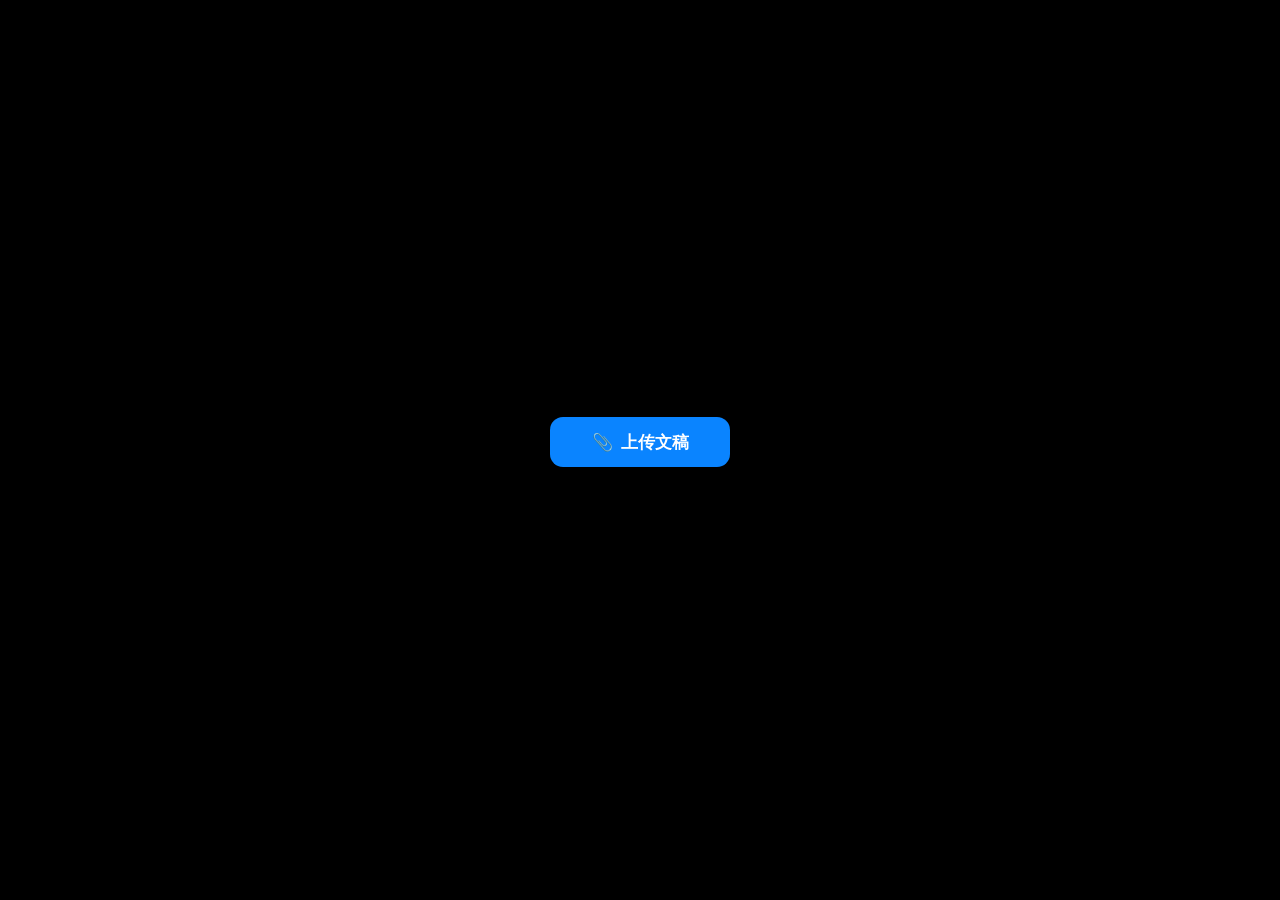
<file: ticiqi/ticiqi/WebConsole/index.html>
<!DOCTYPE html>
<html lang="zh-CN">
<head>
<meta charset="UTF-8">
<meta name="viewport" content="width=device-width, initial-scale=1.0, user-scalable=no, maximum-scale=1.0">
<title>Ticiqi 远程控制</title>
<link rel="stylesheet" href="style.css">
</head>
<body>

<!-- PRIMARY: full-screen play/pause + bottom seek bar -->
<div id="primaryView" class="view" style="display:none">
  <!-- Top bar — status + more button -->
  <div class="top-bar">
    <div class="status-dot" id="statusDot"></div>
    <button id="btnMore" class="icon-btn">
      <span class="icon-btn-icon">&#9776;</span>
    </button>
  </div>

  <!-- Play/Pause — THE ENTIRE SCREEN except seek bar -->
  <div id="playZone" class="play-zone">
    <div class="play-content">
      <div class="play-icon" id="playIcon">&#9654;</div>
      <div class="play-label" id="playLabel">播放</div>
    </div>
  </div>

  <!-- Seek bar — double height, entire area touchable -->
  <div class="seek-strip" id="seekStrip">
    <div class="seek-pct" id="seekPct">0%</div>
    <div class="seek-track-wrap">
      <div class="seek-track" id="seekTrack">
        <div class="seek-fill" id="seekFill"></div>
        <div class="seek-thumb" id="seekThumb"></div>
      </div>
    </div>
  </div>
</div>

<!-- SECONDARY: slide-up sheet for adjustments -->
<div id="secondaryView" class="view">
  <div class="sec-backdrop" id="secBackdrop"></div>
  <div class="sec-sheet">
    <div class="sheet-indicator"></div>
    <div class="sec-scroll">

      <!-- Speed -->
      <div class="sec-zone">
        <div class="zone-header">
          <span class="zone-title">速度</span>
          <span class="zone-value" id="valSpeed">30</span>
        </div>
        <input type="range" id="speedSlider" class="zone-slider" min="1" max="200" value="30">
        <div class="preset-row">
          <button class="preset-btn" data-speed="15">慢</button>
          <button class="preset-btn active" data-speed="30">中</button>
          <button class="preset-btn" data-speed="60">快</button>
          <button class="preset-btn" data-speed="200">极速</button>
        </div>
      </div>

      <!-- Font size -->
      <div class="sec-zone">
        <div class="zone-header">
          <span class="zone-title">字号</span>
          <span class="zone-value" id="valFont">48</span>
        </div>
        <input type="range" id="fontSlider" class="zone-slider" min="20" max="120" value="48" step="2">
      </div>

      <!-- Toggles -->
      <div class="sec-zone toggle-zone">
        <button id="btnMirror" class="toggle-btn">
          <span class="toggle-icon">&#8596;</span>
          <span class="toggle-text">镜像</span>
        </button>
        <button id="btnFocusLine" class="toggle-btn active">
          <span class="toggle-icon">&#9135;</span>
          <span class="toggle-text">焦点线</span>
        </button>
        <button id="btnDirection" class="toggle-btn">
          <span class="toggle-icon" id="dirIcon">&#8593;</span>
          <span class="toggle-text" id="dirText">向上</span>
        </button>
      </div>

    </div>

    <div class="sec-bottom-bar">
      <button id="btnBack" class="done-btn">完成</button>
    </div>
  </div>
</div>

<!-- Upload section (library page only — default visible since server starts on library) -->
<div id="uploadView" class="view">
  <div class="upload-center">
    <label for="fileUpload" class="upload-btn">
      <span>&#128206;</span>
      <span>上传文稿</span>
    </label>
    <input type="file" id="fileUpload" accept=".txt,.docx,text/plain,application/vnd.openxmlformats-officedocument.wordprocessingml.document" hidden>
    <div class="upload-status" id="uploadStatus"></div>
  </div>
</div>

<script src="app.js"></script>
</body>
</html>
</file>
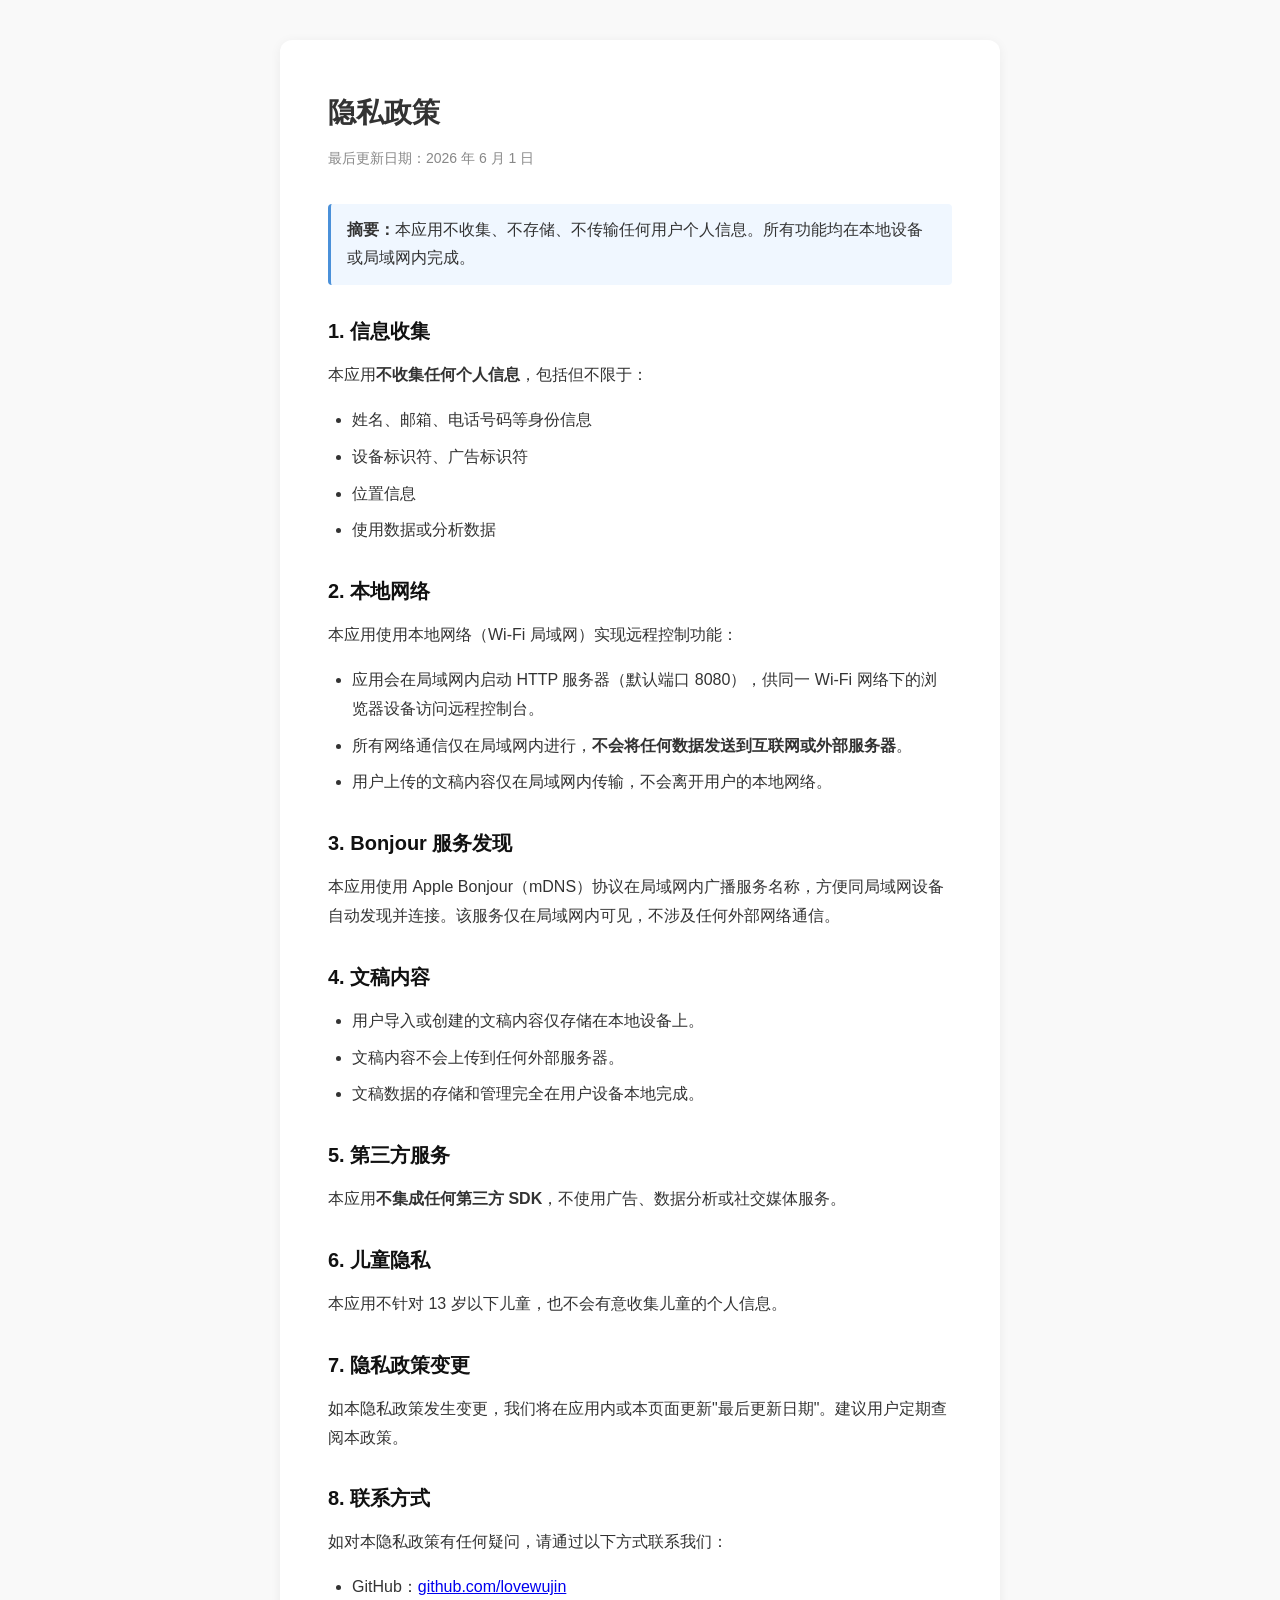
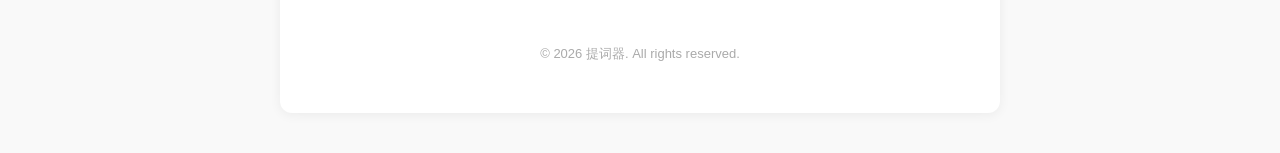
<file: docs/privacy-policy.html>
<!DOCTYPE html>
<html lang="zh-CN">
<head>
<meta charset="UTF-8">
<meta name="viewport" content="width=device-width, initial-scale=1.0">
<title>隐私政策 - 提词器</title>
<style>
  * { margin: 0; padding: 0; box-sizing: border-box; }
  body {
    font-family: -apple-system, BlinkMacSystemFont, "Segoe UI", Roboto, "Helvetica Neue", sans-serif;
    color: #333; background: #f9f9f9; line-height: 1.8; padding: 40px 20px;
  }
  .container { max-width: 720px; margin: 0 auto; background: #fff; padding: 48px; border-radius: 12px; box-shadow: 0 2px 12px rgba(0,0,0,0.06); }
  h1 { font-size: 28px; margin-bottom: 8px; }
  .updated { color: #888; font-size: 14px; margin-bottom: 32px; }
  h2 { font-size: 20px; margin: 28px 0 12px; color: #111; }
  p { margin-bottom: 16px; }
  ul { padding-left: 24px; margin-bottom: 16px; }
  li { margin-bottom: 8px; }
  .highlight { background: #f0f7ff; border-left: 3px solid #4a90d9; padding: 12px 16px; border-radius: 4px; margin-bottom: 16px; }
  footer { text-align: center; margin-top: 40px; color: #aaa; font-size: 13px; }
</style>
</head>
<body>
<div class="container">

<h1>隐私政策</h1>
<p class="updated">最后更新日期：2026 年 6 月 1 日</p>

<div class="highlight">
  <strong>摘要：</strong>本应用不收集、不存储、不传输任何用户个人信息。所有功能均在本地设备或局域网内完成。
</div>

<h2>1. 信息收集</h2>
<p>本应用<strong>不收集任何个人信息</strong>，包括但不限于：</p>
<ul>
  <li>姓名、邮箱、电话号码等身份信息</li>
  <li>设备标识符、广告标识符</li>
  <li>位置信息</li>
  <li>使用数据或分析数据</li>
</ul>

<h2>2. 本地网络</h2>
<p>本应用使用本地网络（Wi-Fi 局域网）实现远程控制功能：</p>
<ul>
  <li>应用会在局域网内启动 HTTP 服务器（默认端口 8080），供同一 Wi-Fi 网络下的浏览器设备访问远程控制台。</li>
  <li>所有网络通信仅在局域网内进行，<strong>不会将任何数据发送到互联网或外部服务器</strong>。</li>
  <li>用户上传的文稿内容仅在局域网内传输，不会离开用户的本地网络。</li>
</ul>

<h2>3. Bonjour 服务发现</h2>
<p>本应用使用 Apple Bonjour（mDNS）协议在局域网内广播服务名称，方便同局域网设备自动发现并连接。该服务仅在局域网内可见，不涉及任何外部网络通信。</p>

<h2>4. 文稿内容</h2>
<ul>
  <li>用户导入或创建的文稿内容仅存储在本地设备上。</li>
  <li>文稿内容不会上传到任何外部服务器。</li>
  <li>文稿数据的存储和管理完全在用户设备本地完成。</li>
</ul>

<h2>5. 第三方服务</h2>
<p>本应用<strong>不集成任何第三方 SDK</strong>，不使用广告、数据分析或社交媒体服务。</p>

<h2>6. 儿童隐私</h2>
<p>本应用不针对 13 岁以下儿童，也不会有意收集儿童的个人信息。</p>

<h2>7. 隐私政策变更</h2>
<p>如本隐私政策发生变更，我们将在应用内或本页面更新"最后更新日期"。建议用户定期查阅本政策。</p>

<h2>8. 联系方式</h2>
<p>如对本隐私政策有任何疑问，请通过以下方式联系我们：</p>
<ul>
  <li>GitHub：<a href="https://github.com/lovewujin">github.com/lovewujin</a></li>
</ul>

<footer>
  &copy; 2026 提词器. All rights reserved.
</footer>

</div>
</body>
</html>
</file>
<file: ticiqi/ticiqi/WebConsole/style.css>
/* Ticiqi Remote — iOS native style, blind-operation optimized */

:root {
  --ios-bg: #000000;
  --ios-surface: #1c1c1e;
  --ios-surface-elevated: #2c2c2e;
  --ios-surface-grouped: #1c1c1e;
  --ios-label: #ffffff;
  --ios-label-secondary: rgba(235,235,245,0.6);
  --ios-label-tertiary: rgba(235,235,245,0.3);
  --ios-separator: rgba(84,84,88,0.65);
  --ios-fill: rgba(120,120,128,0.36);
  --ios-fill-elevated: rgba(120,120,128,0.20);
  --ios-blue: #0a84ff;
  --ios-blue-active: #409cff;
  --ios-green: #30d158;
  --ios-red: #ff453a;
  --ios-tint: #0a84ff;
  --ios-radius: 13px;
  --ios-radius-lg: 20px;
  --bar-height: 128px;
  --top-bar-height: 52px;
}

* {
  box-sizing: border-box;
  margin: 0;
  padding: 0;
  -webkit-tap-highlight-color: transparent;
  touch-action: manipulation;
}

html, body {
  height: 100%;
  overflow: hidden;
  background: var(--ios-bg);
  color: var(--ios-label);
  font-family: -apple-system, "SF Pro Text", "SF Pro Display", "Helvetica Neue", sans-serif;
  -webkit-user-select: none;
  user-select: none;
}

/* ── View container ── */
.view {
  position: fixed;
  inset: 0;
  display: flex;
  flex-direction: column;
}

/* ══════════════════════════════════════════
   PRIMARY VIEW
   ══════════════════════════════════════════ */

.top-bar {
  position: absolute;
  top: 0;
  left: 0;
  right: 0;
  height: var(--top-bar-height);
  display: flex;
  align-items: center;
  justify-content: space-between;
  padding: 0 16px;
  z-index: 10;
}

.status-dot {
  width: 10px;
  height: 10px;
  border-radius: 50%;
  background: var(--ios-red);
  box-shadow: 0 0 6px rgba(255,69,58,0.5);
  transition: background 0.3s, box-shadow 0.3s;
}
.status-dot.connected {
  background: var(--ios-green);
  box-shadow: 0 0 6px rgba(48,209,88,0.5);
}

/* ── iOS icon button ── */
.icon-btn {
  width: 44px;
  height: 44px;
  border-radius: 50%;
  border: none;
  background: var(--ios-fill);
  color: var(--ios-label);
  font-size: 20px;
  cursor: pointer;
  display: flex;
  align-items: center;
  justify-content: center;
  transition: background 0.15s;
  backdrop-filter: blur(20px);
  -webkit-backdrop-filter: blur(20px);
}
.icon-btn:active {
  background: var(--ios-fill-elevated);
  transform: scale(0.92);
}

.icon-btn-icon {
  line-height: 1;
}

/* ── Play zone ── */
.play-zone {
  flex: 1;
  display: flex;
  align-items: center;
  justify-content: center;
  cursor: pointer;
  -webkit-touch-callout: none;
}

.play-content {
  display: flex;
  flex-direction: column;
  align-items: center;
  gap: 16px;
  pointer-events: none;
}

.play-icon {
  font-size: 80px;
  line-height: 1;
  color: var(--ios-label);
  transition: transform 0.1s, opacity 0.1s;
}

.play-label {
  font-size: 17px;
  font-weight: 400;
  color: var(--ios-label-secondary);
  letter-spacing: 2px;
}

.play-zone:active .play-icon {
  transform: scale(0.85);
  opacity: 0.7;
}

/* ── Seek strip ── */
.seek-strip {
  height: var(--bar-height);
  background: var(--ios-surface);
  display: flex;
  align-items: center;
  padding: 0 20px;
  gap: 14px;
  border-top: 0.5px solid var(--ios-separator);
  cursor: pointer;
}

.seek-pct {
  font-size: 17px;
  font-weight: 600;
  font-variant-numeric: tabular-nums;
  min-width: 48px;
  text-align: center;
  color: var(--ios-label);
  pointer-events: none;
}

.seek-track-wrap {
  flex: 1;
  height: 100%;
  display: flex;
  align-items: center;
  pointer-events: none;
}

.seek-track {
  position: relative;
  width: 100%;
  height: 4px;
  background: var(--ios-fill);
  border-radius: 2px;
  overflow: visible;
}

.seek-fill {
  position: absolute;
  left: 0;
  top: 0;
  height: 100%;
  background: var(--ios-label);
  border-radius: 2px;
  width: 0%;
}

.seek-thumb {
  position: absolute;
  top: 50%;
  left: 0%;
  width: 22px;
  height: 22px;
  background: #fff;
  border-radius: 50%;
  transform: translate(-50%, -50%);
  box-shadow: 0 1px 4px rgba(0,0,0,0.4), 0 0 1px rgba(0,0,0,0.2);
}

/* ══════════════════════════════════════════
   SECONDARY VIEW — slide-up sheet with animation
   ══════════════════════════════════════════ */

#secondaryView {
  z-index: 20;
  pointer-events: none;
  visibility: hidden;
}

#secondaryView .sec-backdrop {
  position: absolute;
  inset: 0;
  background: rgba(0,0,0,0.4);
  opacity: 0;
  transition: opacity 0.3s ease;
}

#secondaryView .sec-sheet {
  position: absolute;
  left: 0;
  right: 0;
  bottom: 0;
  max-height: 85vh;
  background: var(--ios-surface);
  border-radius: var(--ios-radius-lg) var(--ios-radius-lg) 0 0;
  transform: translateY(100%);
  transition: transform 0.35s cubic-bezier(0.32, 0.72, 0, 1);
  display: flex;
  flex-direction: column;
  overflow: hidden;
}

#secondaryView.visible {
  pointer-events: auto;
  visibility: visible;
}
#secondaryView.visible .sec-backdrop {
  opacity: 1;
}
#secondaryView.visible .sec-sheet {
  transform: translateY(0);
}

/* ── Sheet drag indicator ── */
.sheet-indicator {
  width: 36px;
  height: 5px;
  border-radius: 3px;
  background: var(--ios-fill);
  margin: 8px auto 4px;
  flex-shrink: 0;
}

.sec-scroll {
  flex: 1;
  overflow-y: auto;
  -webkit-overflow-scrolling: touch;
  padding: 8px 16px 16px;
  display: flex;
  flex-direction: column;
  gap: 12px;
}

/* ── iOS grouped card ── */
.sec-zone {
  background: var(--ios-surface-grouped);
  border-radius: var(--ios-radius);
  padding: 16px;
}

.zone-header {
  display: flex;
  justify-content: space-between;
  align-items: center;
  margin-bottom: 12px;
}

.zone-title {
  font-size: 13px;
  font-weight: 400;
  color: var(--ios-label-secondary);
  text-transform: uppercase;
  letter-spacing: 0.5px;
}

.zone-value {
  font-size: 17px;
  font-weight: 600;
  font-variant-numeric: tabular-nums;
  color: var(--ios-label);
}

/* ── iOS slider ── */
.zone-slider {
  width: 100%;
  height: 44px;
  accent-color: var(--ios-blue);
}

/* ── iOS segmented presets ── */
.preset-row {
  display: flex;
  gap: 0;
  margin-top: 12px;
  background: var(--ios-fill);
  border-radius: 9px;
  padding: 2px;
}

.preset-btn {
  flex: 1;
  height: 36px;
  border: none;
  border-radius: 7px;
  background: transparent;
  color: var(--ios-label);
  font-family: inherit;
  font-size: 13px;
  font-weight: 500;
  cursor: pointer;
  transition: background 0.2s, color 0.2s;
}
.preset-btn:active {
  background: rgba(255,255,255,0.1);
}
.preset-btn.active {
  background: var(--ios-surface-elevated);
  box-shadow: 0 1px 3px rgba(0,0,0,0.3), 0 1px 2px rgba(0,0,0,0.2);
}

/* ── iOS toggle row ── */
.toggle-zone {
  display: flex;
  gap: 10px;
  padding: 12px;
}

.toggle-btn {
  flex: 1;
  height: 72px;
  border: none;
  border-radius: var(--ios-radius);
  background: var(--ios-fill);
  color: var(--ios-label-secondary);
  font-family: inherit;
  font-size: 13px;
  display: flex;
  flex-direction: column;
  align-items: center;
  justify-content: center;
  gap: 5px;
  cursor: pointer;
  transition: background 0.2s, color 0.2s;
}
.toggle-btn:active {
  background: rgba(120,120,128,0.5);
}
.toggle-btn.active {
  background: var(--ios-blue);
  color: #fff;
}

.toggle-icon {
  font-size: 22px;
  line-height: 1;
}

.toggle-text {
  font-size: 12px;
  font-weight: 500;
}

/* ── iOS bottom bar (done button) ── */
.sec-bottom-bar {
  padding: 12px 16px;
  padding-bottom: max(12px, env(safe-area-inset-bottom));
  border-top: 0.5px solid var(--ios-separator);
  background: var(--ios-surface);
  flex-shrink: 0;
}

.done-btn {
  width: 100%;
  height: 50px;
  border: none;
  border-radius: var(--ios-radius);
  background: var(--ios-blue);
  color: #fff;
  font-family: inherit;
  font-size: 17px;
  font-weight: 600;
  cursor: pointer;
  transition: background 0.15s, transform 0.1s;
}
.done-btn:active {
  background: var(--ios-blue-active);
  transform: scale(0.97);
}

/* ══════════════════════════════════════════
   UPLOAD VIEW
   ══════════════════════════════════════════ */

.upload-center {
  flex: 1;
  display: flex;
  flex-direction: column;
  align-items: center;
  justify-content: center;
  gap: 16px;
  padding: 24px;
}

.upload-btn {
  display: flex;
  align-items: center;
  justify-content: center;
  gap: 8px;
  min-width: 180px;
  height: 50px;
  border: none;
  border-radius: var(--ios-radius);
  background: var(--ios-blue);
  color: #fff;
  font-family: inherit;
  font-size: 17px;
  font-weight: 600;
  cursor: pointer;
}
.upload-btn:active {
  background: var(--ios-blue-active);
  transform: scale(0.97);
}

.upload-status {
  font-size: 13px;
  color: var(--ios-label-secondary);
  text-align: center;
}
</file>
